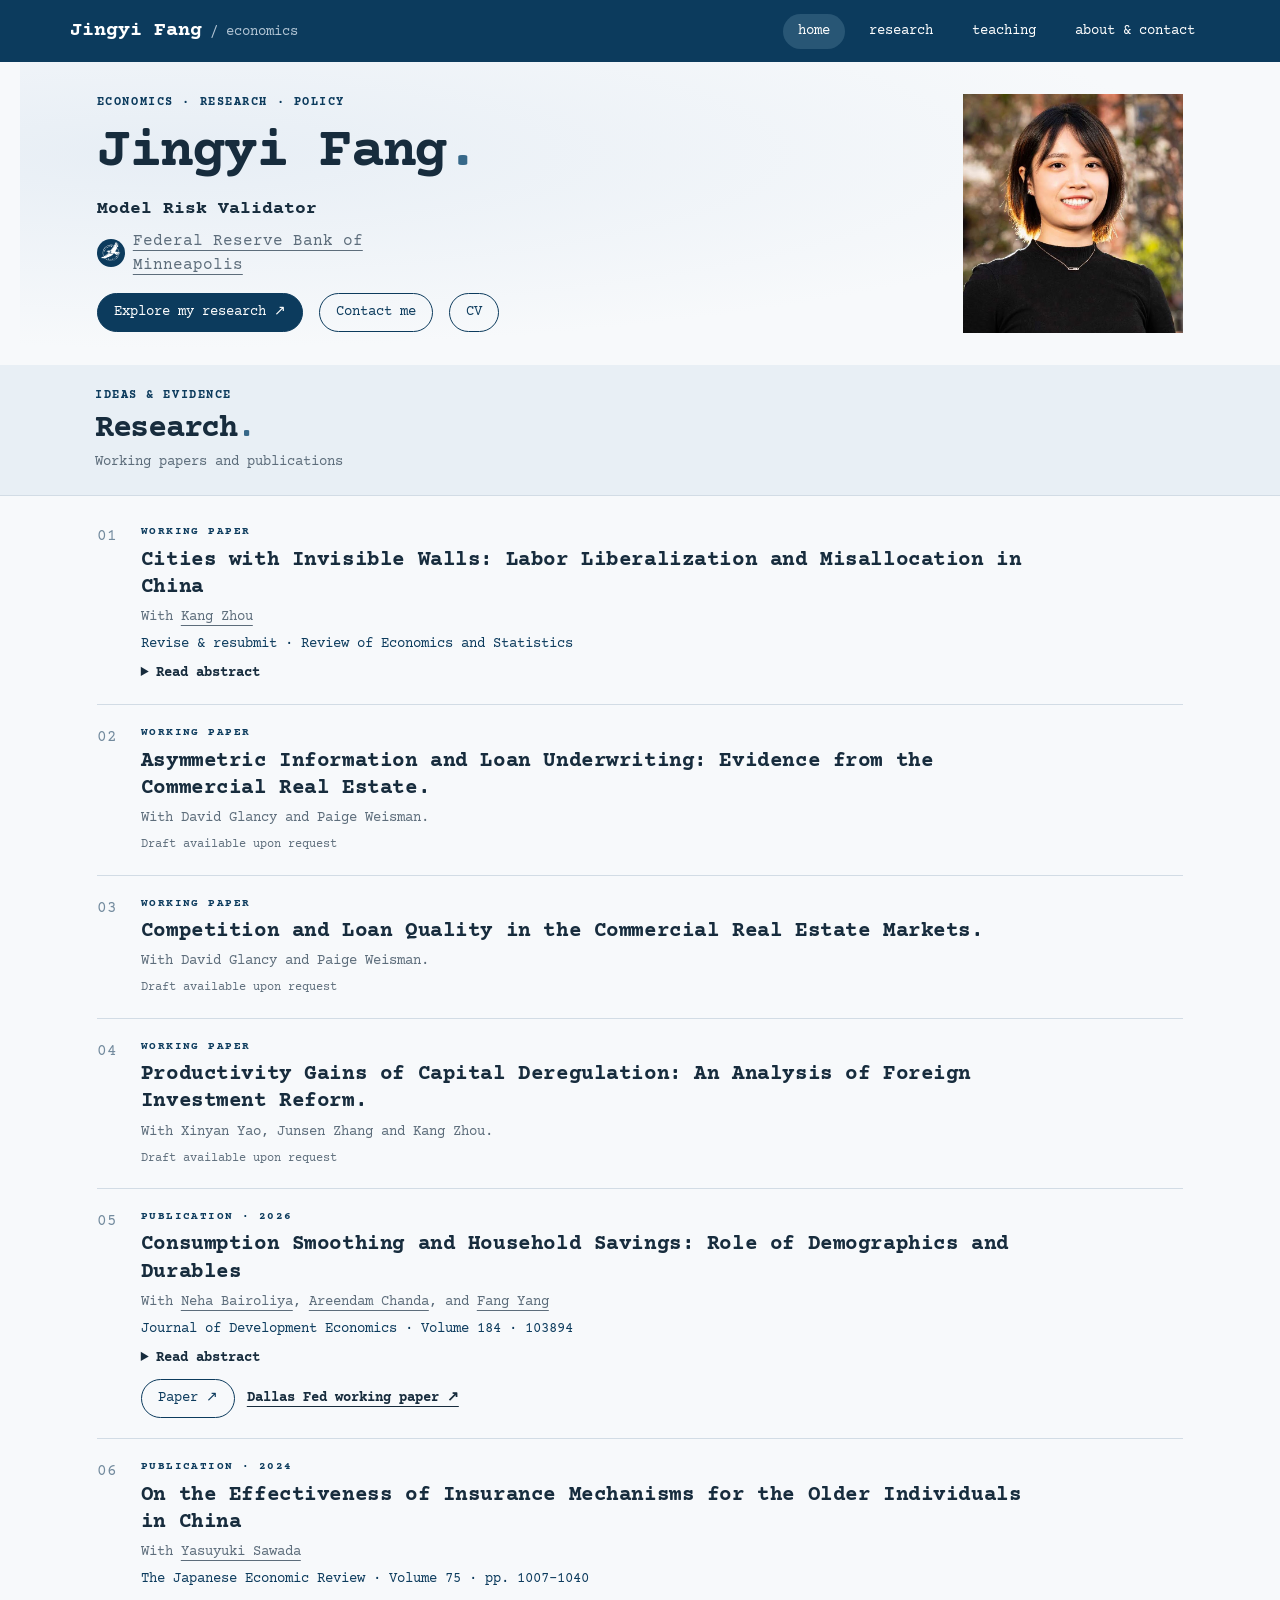
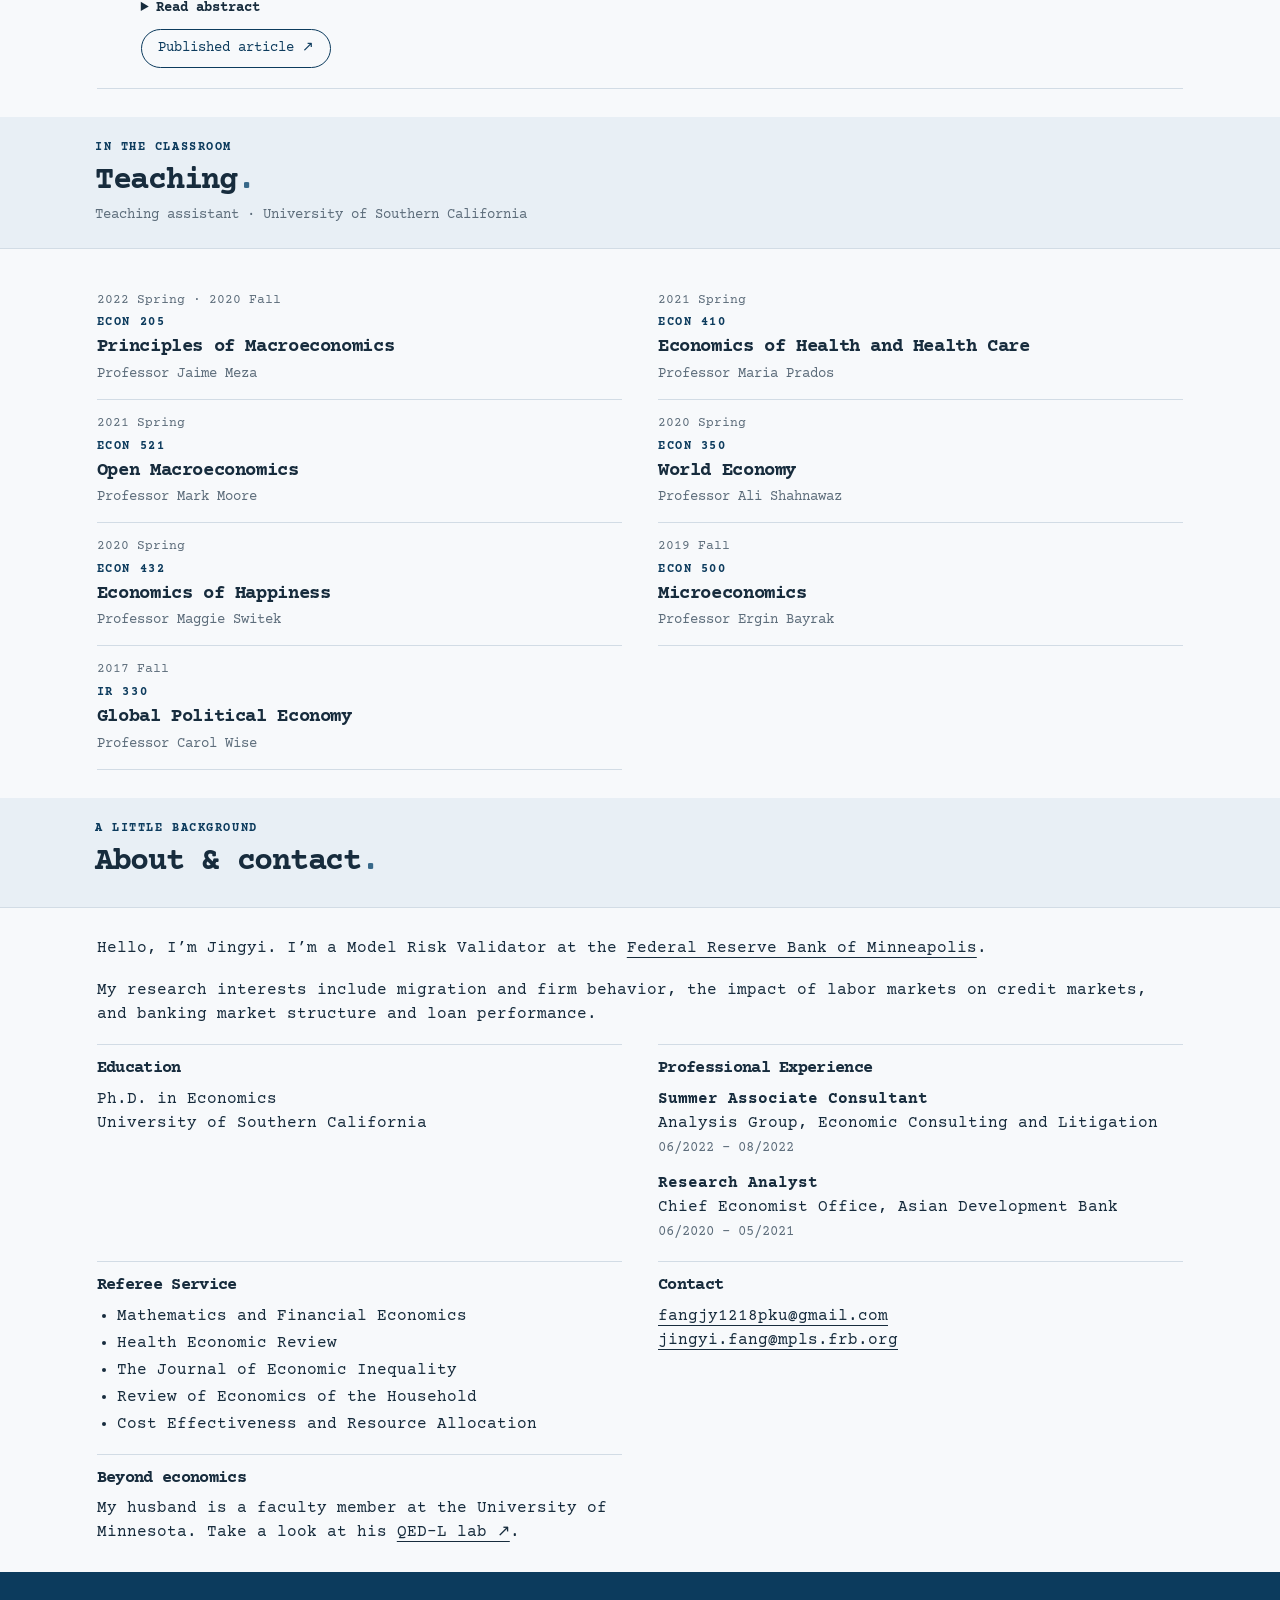
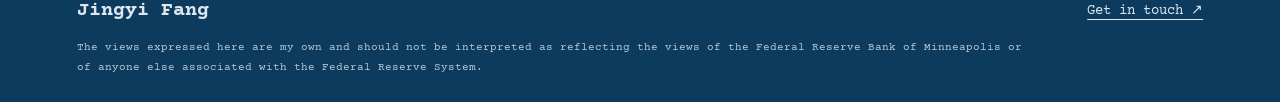
<file: index.html>
<!doctype html><html lang="en"><head><meta charset="utf-8"><meta name="viewport" content="width=device-width,initial-scale=1"><title>Jingyi Fang | Economics</title><meta name="description" content="Jingyi Fang — economist and Model Risk Validator at the Federal Reserve Bank of Minneapolis. Research, publications, and teaching."><link rel="stylesheet" href="assets/style.css"><link rel="icon" href="assets/favicon.svg" type="image/svg+xml"></head><body><a class="skip" href="#main">Skip to content</a><header><a class="brand" href="#home">Jingyi Fang<span> / economics</span></a><nav aria-label="Main navigation"><a href="#home" aria-current="location">home</a><a href="#research" >research</a><a href="#teaching" >teaching</a><a href="#about" >about & contact</a></nav><details class="mobile"><summary>menu +</summary><nav aria-label="Mobile navigation"><a href="#home" aria-current="location">home</a><a href="#research" >research</a><a href="#teaching" >teaching</a><a href="#about" >about & contact</a></nav></details></header><main id="main"><section class="hero" id="home"><div class="hero-copy"><p class="eyebrow">Economics · Research · Policy</p><h1>Jingyi <br>Fang<span class="dot">.</span></h1><p class="position">Model Risk Validator</p><p class="affiliation"><a class="institution-link" href="https://www.minneapolisfed.org/" target="_blank" rel="noopener noreferrer"><img class="fed-symbol" src="assets/minneapolis-fed-symbol.svg" alt="" width="28" height="28"><span>Federal Reserve Bank of Minneapolis</span></a></p><div class="actions"><a class="button" href="#research">Explore my research ↗</a><a class="button outline" href="mailto:fangjy1218pku@gmail.com">Contact me</a><a class="button outline" href="assets/Jingyi_Fang_CV.pdf" target="_blank" rel="noopener noreferrer" aria-label="CV (PDF, opens in a new tab)">CV</a></div></div><div class="portrait-wrap"><img src="assets/portrait.jpg" alt="Jingyi Fang" width="761" height="825"><span class="photo-caption">Jingyi Fang / Economist</span></div></section><section class="page-top" id="research"><p class="eyebrow">Ideas & evidence</p><h2>Research<span class="dot">.</span></h2><p>Working papers and publications</p></section><section class="section papers"><article id="invisible-walls" class="paper"><span class="paper-number">01</span><div><p class="eyebrow">Working paper</p><h3>Cities with Invisible Walls: Labor Liberalization and Misallocation in China</h3><p class="authors">With <a href="https://sites.google.com/view/zkhk">Kang Zhou</a></p><p class="journal">Revise & resubmit · Review of Economics and Statistics</p><details class="abstract"><summary>Read abstract</summary><p>We study the implications of migration barriers for labor misallocation by exploiting China’s hukou reform in the 2000s. The reform relaxed restrictions on rural migrant workers by granting them local hukou status. Employment increased by 26.0%, capital by 9.1%, and marginal revenue products of labor decreased by 30.2% for baseline high-productivity firms relative to low-productivity firms in treated prefectures compared with untreated ones. This suggests improved allocative efficiency as labor moved toward more productive firms. Efficiency gains were attenuated in later-reformed regions exposed to competition from early reform adopters. At the aggregate level, the reform increased productivity by 3.5% and manufacturing output by 6.48%.</p></details><div class="actions"></div></div></article><article id="loan-underwriting" class="paper"><span class="paper-number">02</span><div><p class="eyebrow">Working paper</p><h3>Asymmetric Information and Loan Underwriting: Evidence from the Commercial Real Estate.</h3><p class="authors">With David Glancy and Paige Weisman.</p><p class="draft-note">Draft available upon request</p></div></article><article id="competition-loan-quality" class="paper"><span class="paper-number">03</span><div><p class="eyebrow">Working paper</p><h3>Competition and Loan Quality in the Commercial Real Estate Markets.</h3><p class="authors">With David Glancy and Paige Weisman.</p><p class="draft-note">Draft available upon request</p></div></article><article id="capital-deregulation" class="paper"><span class="paper-number">04</span><div><p class="eyebrow">Working paper</p><h3>Productivity Gains of Capital Deregulation: An Analysis of Foreign Investment Reform.</h3><p class="authors">With Xinyan Yao, Junsen Zhang and Kang Zhou.</p><p class="draft-note">Draft available upon request</p></div></article><article id="consumption" class="paper"><span class="paper-number">05</span><div><p class="eyebrow">Publication · 2026</p><h3>Consumption Smoothing and Household Savings: Role of Demographics and Durables</h3><p class="authors">With <a href="https://www.nehabairoliya.com/">Neha Bairoliya</a>, <a href="https://faculty.lsu.edu/achanda/">Areendam Chanda</a>, and <a href="https://sites.google.com/view/fangyang/home">Fang Yang</a></p><p class="journal">Journal of Development Economics · Volume 184 · 103894</p><details class="abstract"><summary>Read abstract</summary><p>The canonical prediction of life-cycle models—that individuals smooth consumption over their lifetime—has mostly been tested in developed countries and has found little empirical support. We provide a developing-country perspective by examining life-cycle consumption, income, and savings in India. Unlike in the U.S., Indian households exhibit no growth in nondurable consumption after adjusting for family size. Saving for lumpy investments in consumer durables is a key driver of high savings rates and flat nondurable consumption over the life cycle.</p></details><div class="actions"><a class="button outline" href="https://papers.ssrn.com/sol3/papers.cfm?abstract_id=3997997">Paper ↗</a><a class="text-link" href="https://www.dallasfed.org/~/media/documents/research/papers/2025/wp2537.pdf">Dallas Fed working paper ↗</a></div></div></article><article id="insurance" class="paper"><span class="paper-number">06</span><div><p class="eyebrow">Publication · 2024</p><h3>On the Effectiveness of Insurance Mechanisms for the Older Individuals in China</h3><p class="authors">With <a href="https://sites.google.com/site/yasuyukisawadapage/main">Yasuyuki Sawada</a></p><p class="journal">The Japanese Economic Review · Volume 75 · pp. 1007–1040</p><details class="abstract"><summary>Read abstract</summary><p>Does consumption smoothing indicate efficient insurance mechanisms for older individuals? Using China Health and Retirement Longitudinal Study panel data from 2011, 2013, 2015, and 2018, we examine institutional and personal insurance channels. Conventional tests support consumption smoothing against adverse health shocks, particularly for basic food consumption. Yet the welfare costs of these shocks can be substantial, especially in rural areas. The findings suggest that stronger long-term care, pension systems, and other social safety nets can improve welfare even when consumption appears insensitive to shocks.</p></details><div class="actions"><a class="button outline" href="https://link.springer.com/article/10.1007/s42973-024-00181-6">Published article ↗</a></div></div></article></section><section class="page-top" id="teaching"><p class="eyebrow">In the classroom</p><h2>Teaching<span class="dot">.</span></h2><p>Teaching assistant · University of Southern California</p></section><section class="section"><ol class="courses"><li><div class="term">2022 Spring · 2020 Fall</div><div><p class="eyebrow">ECON 205</p><h3>Principles of Macroeconomics</h3><p>Professor Jaime Meza</p></div></li><li><div class="term">2021 Spring</div><div><p class="eyebrow">ECON 410</p><h3>Economics of Health and Health Care</h3><p>Professor Maria Prados</p></div></li><li><div class="term">2021 Spring</div><div><p class="eyebrow">ECON 521</p><h3>Open Macroeconomics</h3><p>Professor Mark Moore</p></div></li><li><div class="term">2020 Spring</div><div><p class="eyebrow">ECON 350</p><h3>World Economy</h3><p>Professor Ali Shahnawaz</p></div></li><li><div class="term">2020 Spring</div><div><p class="eyebrow">ECON 432</p><h3>Economics of Happiness</h3><p>Professor Maggie Switek</p></div></li><li><div class="term">2019 Fall</div><div><p class="eyebrow">ECON 500</p><h3>Microeconomics</h3><p>Professor Ergin Bayrak</p></div></li><li><div class="term">2017 Fall</div><div><p class="eyebrow">IR 330</p><h3>Global Political Economy</h3><p>Professor Carol Wise</p></div></li></ol></section><section class="page-top" id="about"><p class="eyebrow">A little background</p><h2>About & contact<span class="dot">.</span></h2></section><section class="section about one-page-about"><div><p style="margin-bottom:22px">Hello, I’m Jingyi. I’m a Model Risk Validator at the <a href="https://www.minneapolisfed.org/" target="_blank" rel="noopener noreferrer">Federal Reserve Bank of Minneapolis</a>.</p><p>My research interests include migration and firm behavior, the impact of labor markets on credit markets, and banking market structure and loan performance.</p><div class="info"><h3>Education</h3><p>Ph.D. in Economics<br>University of Southern California</p></div><div class="info"><h3>Professional Experience</h3><div class="experience-entry"><p><strong>Summer Associate Consultant</strong><br>Analysis Group, Economic Consulting and Litigation</p><p class="experience-dates"><time datetime="2022-06">06/2022</time> – <time datetime="2022-08">08/2022</time></p></div><div class="experience-entry"><p><strong>Research Analyst</strong><br>Chief Economist Office, Asian Development Bank</p><p class="experience-dates"><time datetime="2020-06">06/2020</time> – <time datetime="2021-05">05/2021</time></p></div></div><div class="info"><h3>Referee Service</h3><ul class="referee-list"><li>Mathematics and Financial Economics</li><li>Health Economic Review</li><li>The Journal of Economic Inequality</li><li>Review of Economics of the Household</li><li>Cost Effectiveness and Resource Allocation</li></ul></div><div class="info"><h3>Contact</h3><p><a href="mailto:fangjy1218pku@gmail.com">fangjy1218pku@gmail.com</a><br><a href="mailto:jingyi.fang@mpls.frb.org">jingyi.fang@mpls.frb.org</a></p></div><div class="info"><h3>Beyond economics</h3><p>My husband is a faculty member at the University of Minnesota. Take a look at his <a href="https://sites.google.com/view/gang-qiu/">QED-L lab ↗</a>.</p></div></div></section></main><footer><div class="foot-top"><a class="brand" href="#home">Jingyi Fang</a><a href="mailto:fangjy1218pku@gmail.com">Get in touch ↗</a></div><p>The views expressed here are my own and should not be interpreted as reflecting the views of the Federal Reserve Bank of Minneapolis or of anyone else associated with the Federal Reserve System.</p></footer><script>
const navLinks = [...document.querySelectorAll('nav a')];
const sections = [...document.querySelectorAll('#home,#research,#teaching,#about')];
function updateNav(){let active='home';for(const section of sections){if(section.getBoundingClientRect().top<=150)active=section.id;}for(const link of navLinks){if(link.hash==='#'+active)link.setAttribute('aria-current','location');else link.removeAttribute('aria-current');}}
window.addEventListener('scroll',updateNav,{passive:true});window.addEventListener('resize',updateNav);updateNav();
for(const link of navLinks)link.addEventListener('click',()=>{document.querySelector('.mobile').open=false;});
</script></body></html>
</file>
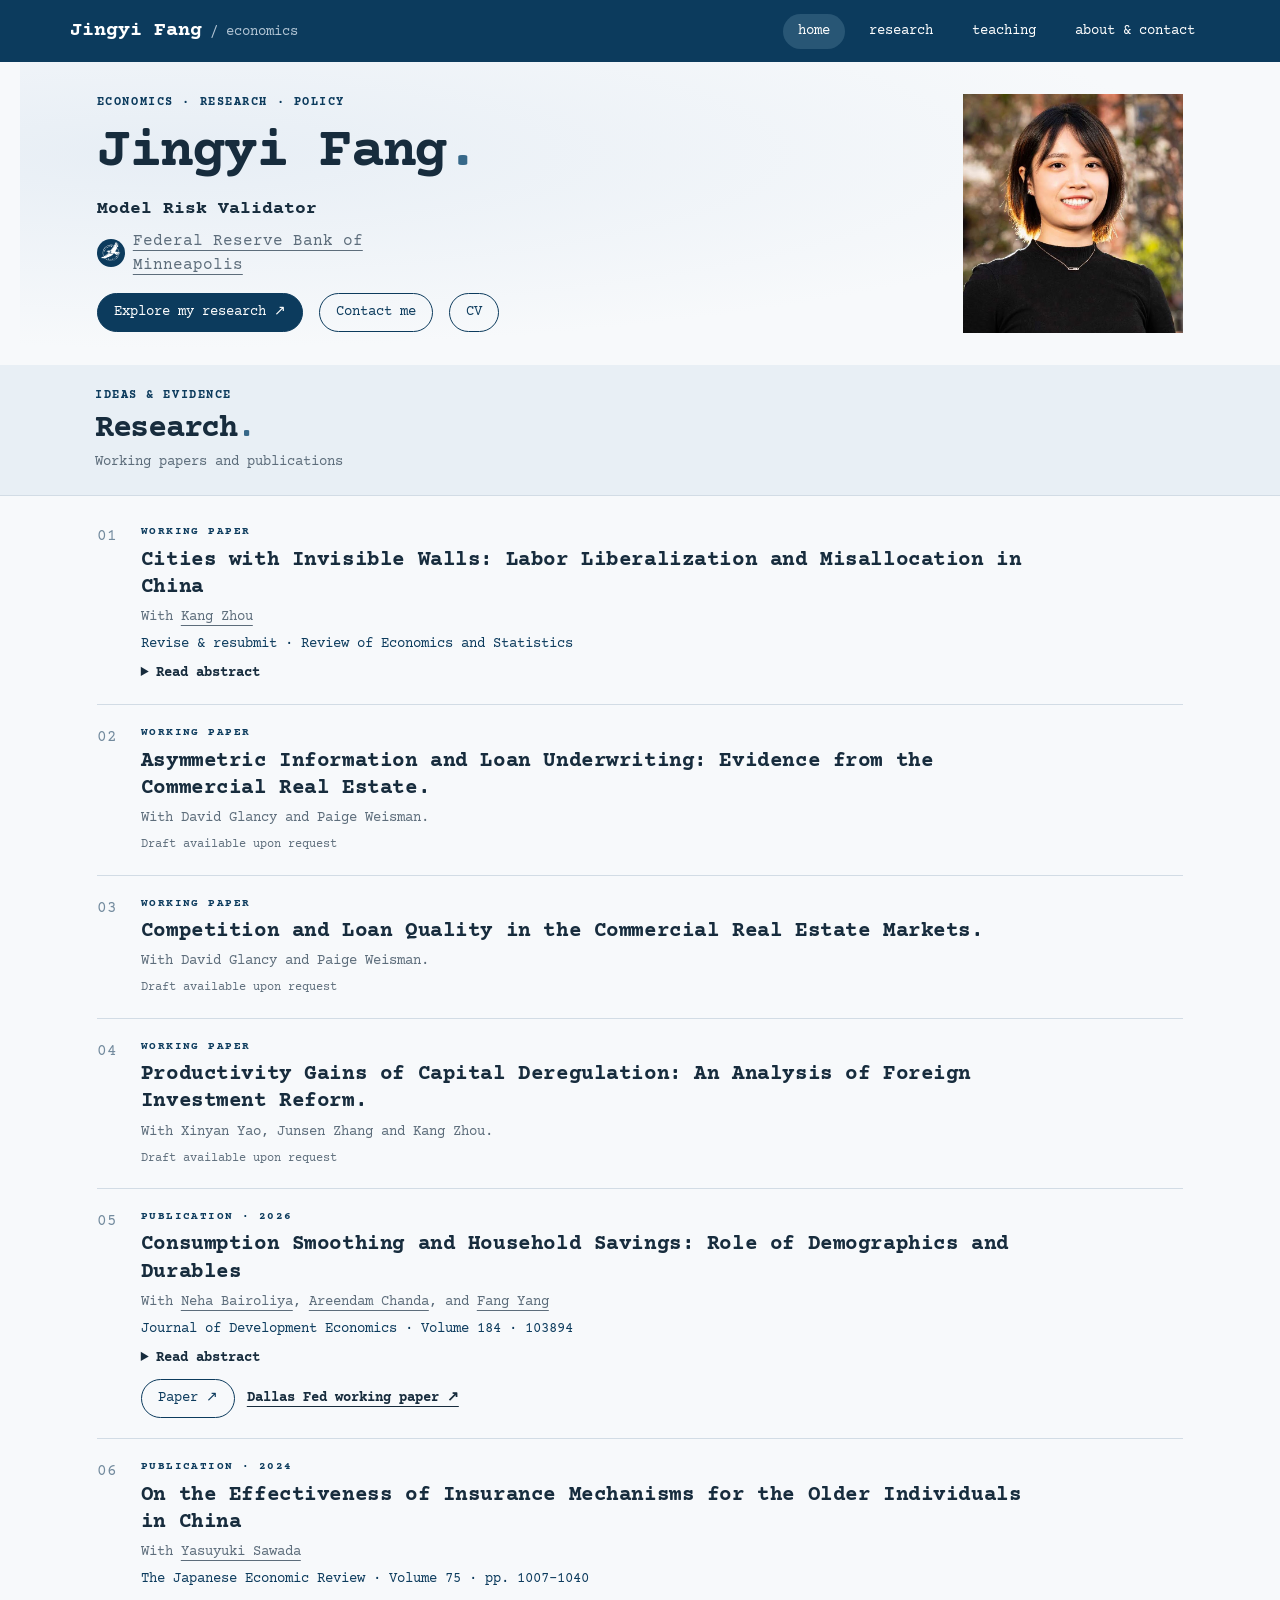
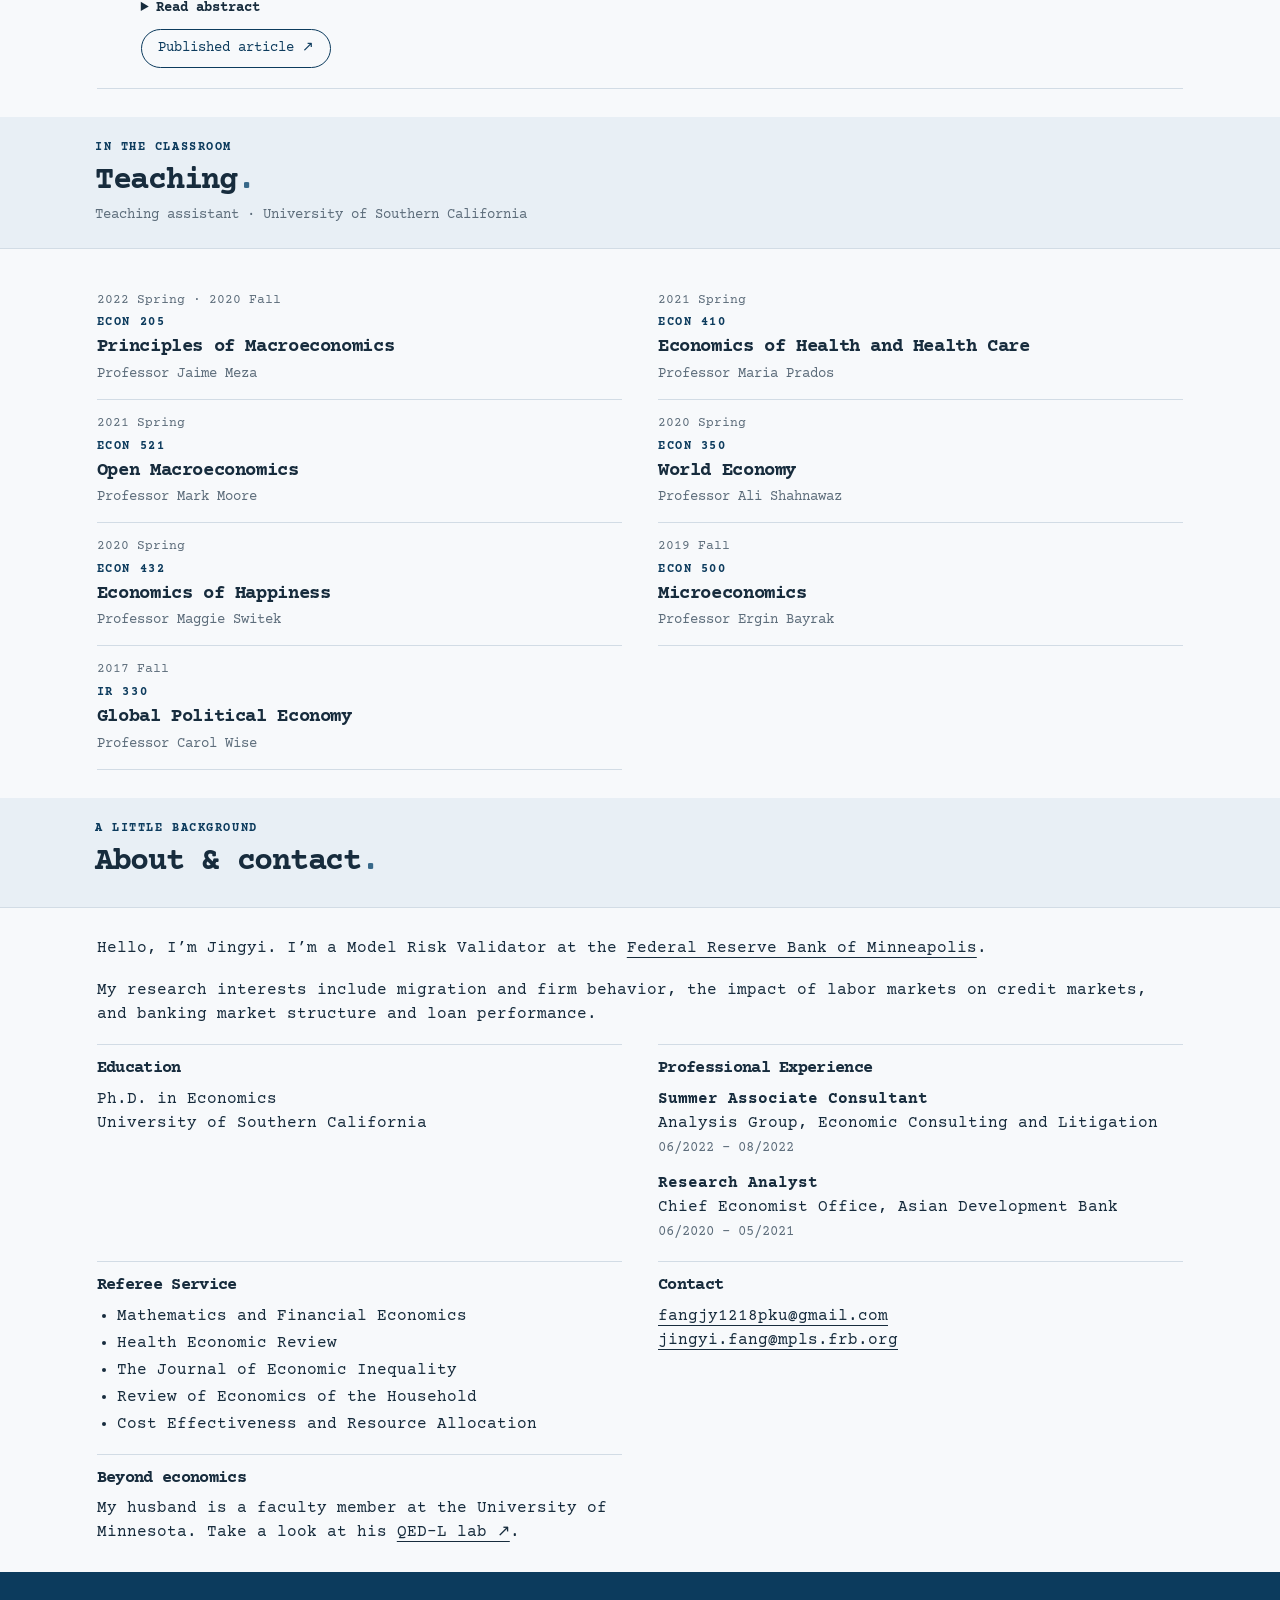
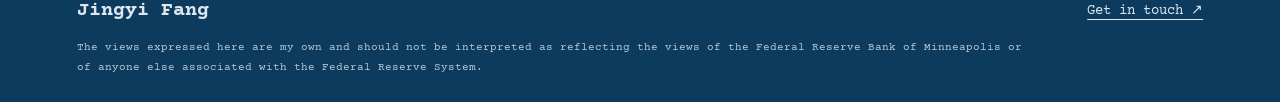
<file: about.html>
<!doctype html><html lang="en"><head><meta charset="utf-8"><meta name="viewport" content="width=device-width,initial-scale=1"><meta http-equiv="refresh" content="0;url=index.html#about"><title>Jingyi Fang</title></head><body><a href="index.html#about">Continue to about</a><script>location.replace('index.html'+(location.hash||'#about'));</script></body></html>
</file>
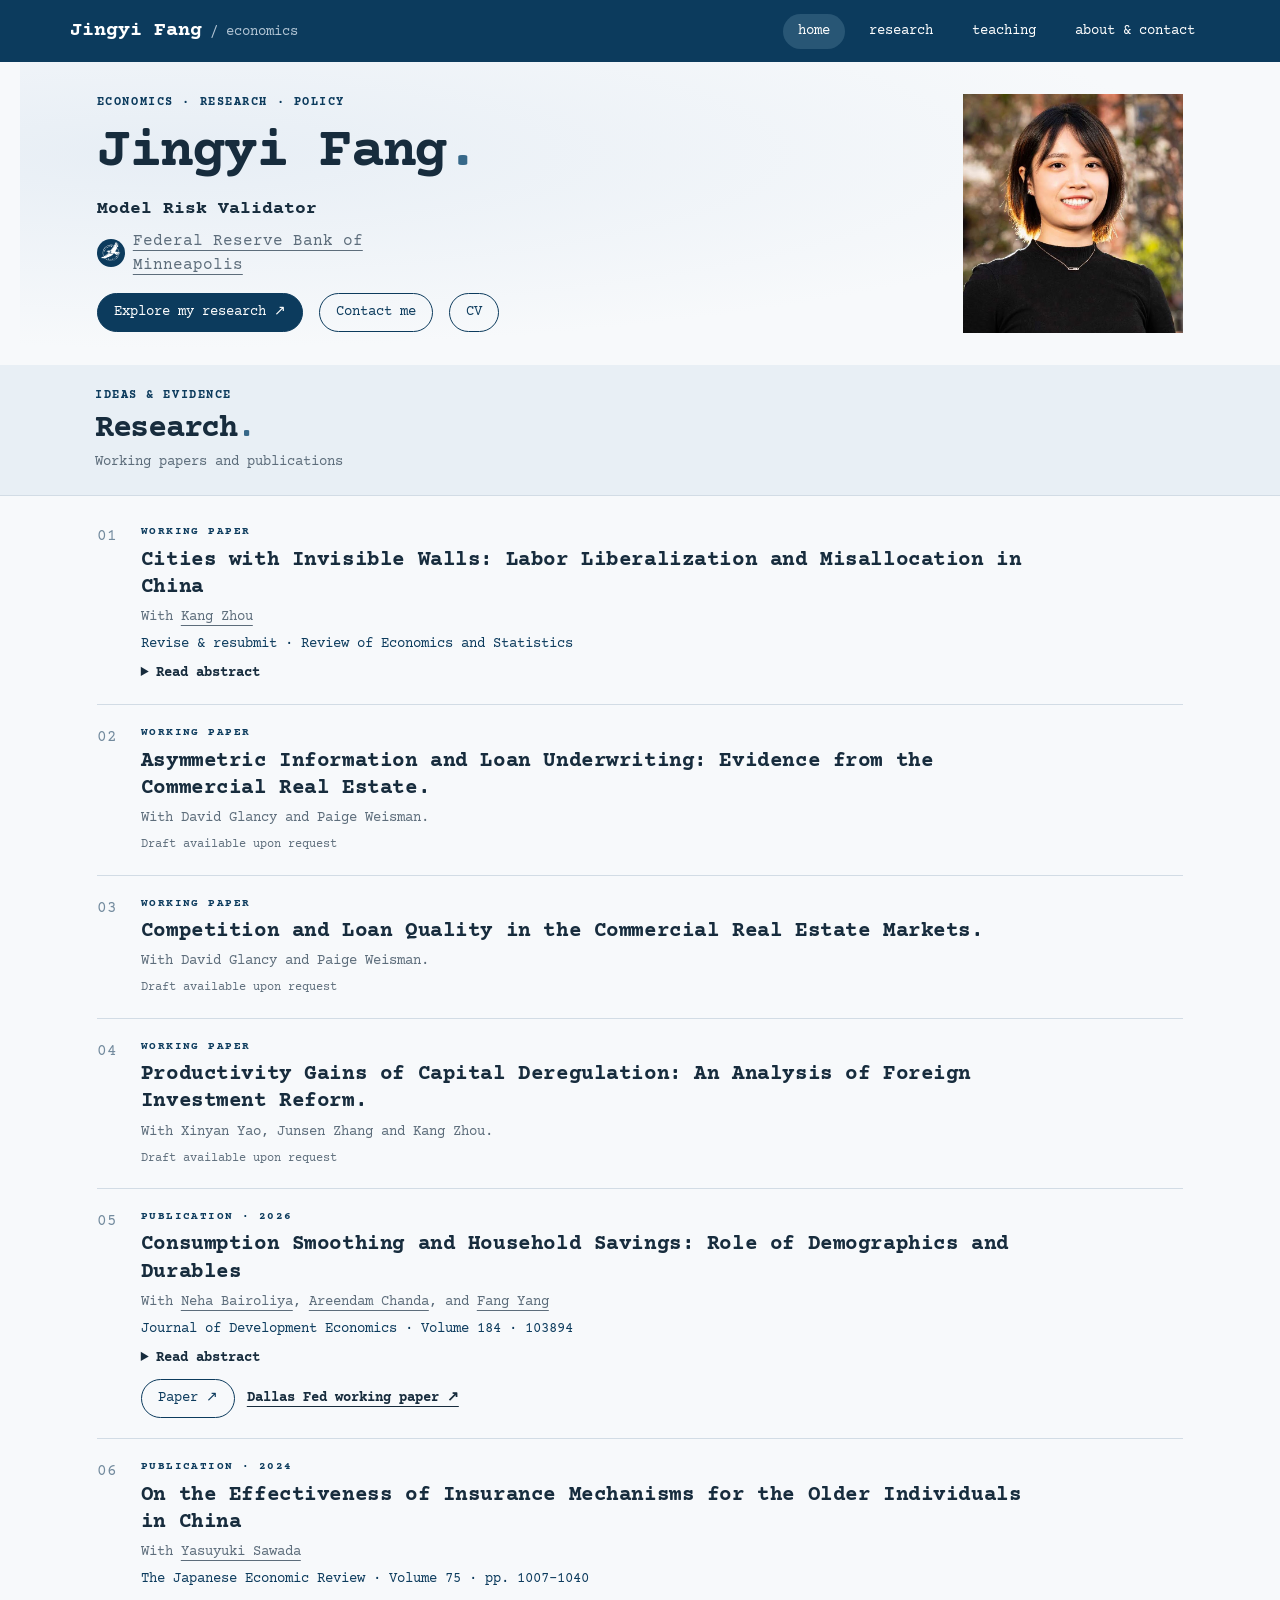
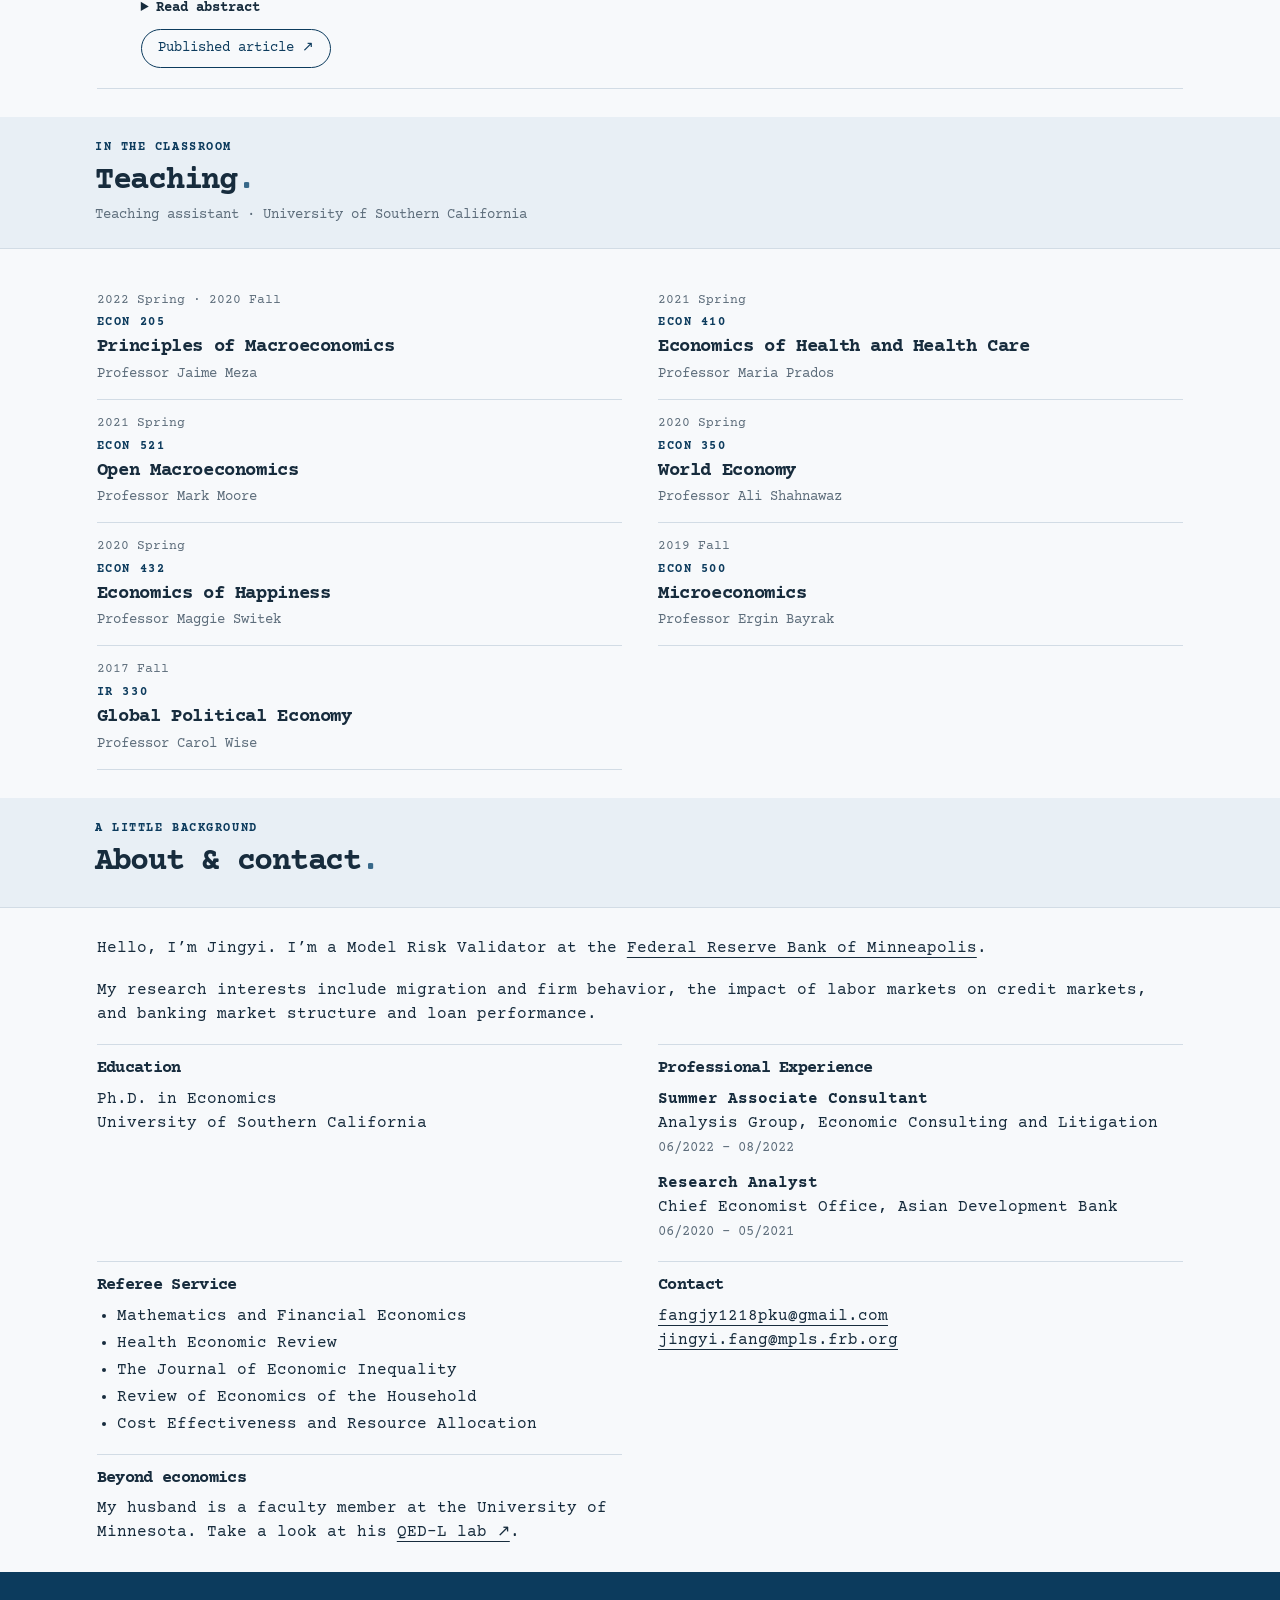
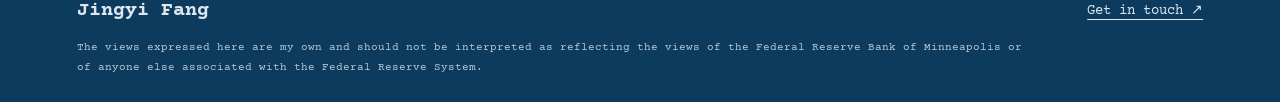
<file: research.html>
<!doctype html><html lang="en"><head><meta charset="utf-8"><meta name="viewport" content="width=device-width,initial-scale=1"><meta http-equiv="refresh" content="0;url=index.html#research"><title>Jingyi Fang</title></head><body><a href="index.html#research">Continue to research</a><script>location.replace('index.html'+(location.hash||'#research'));</script></body></html>
</file>
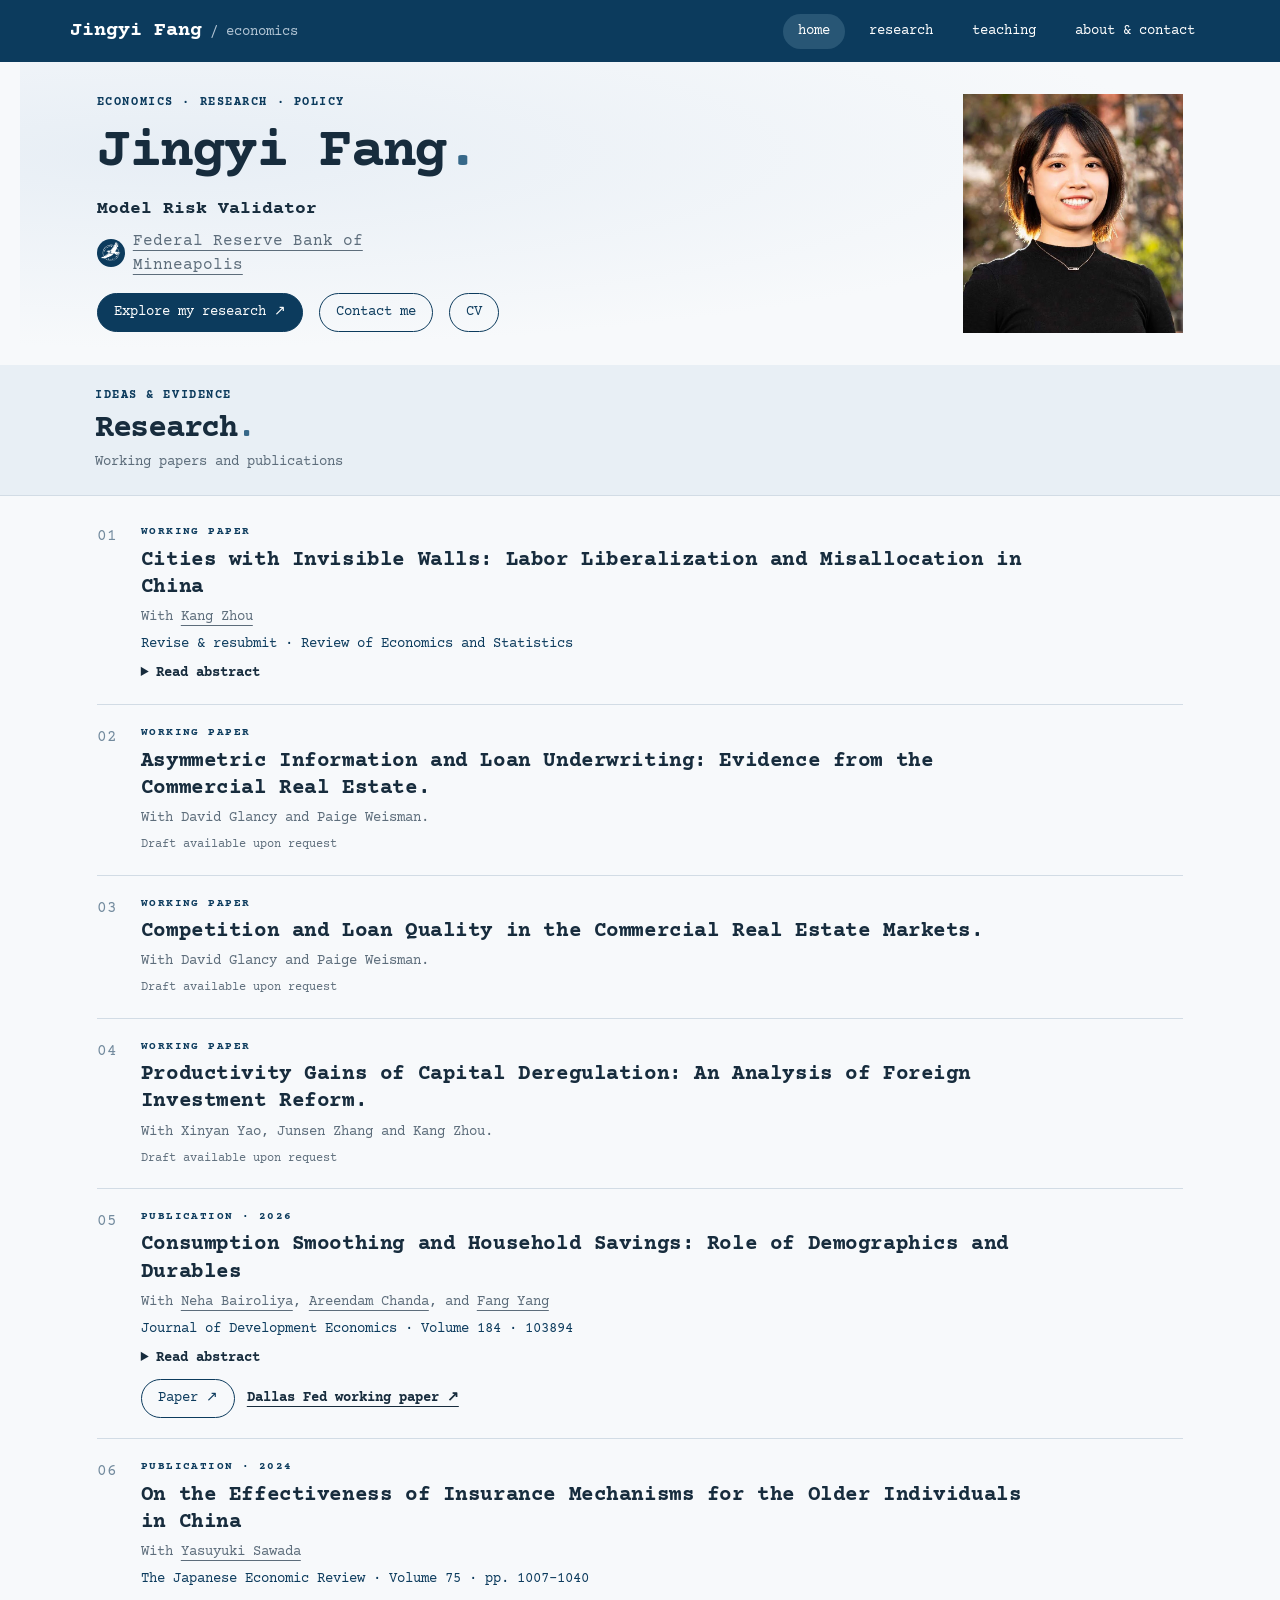
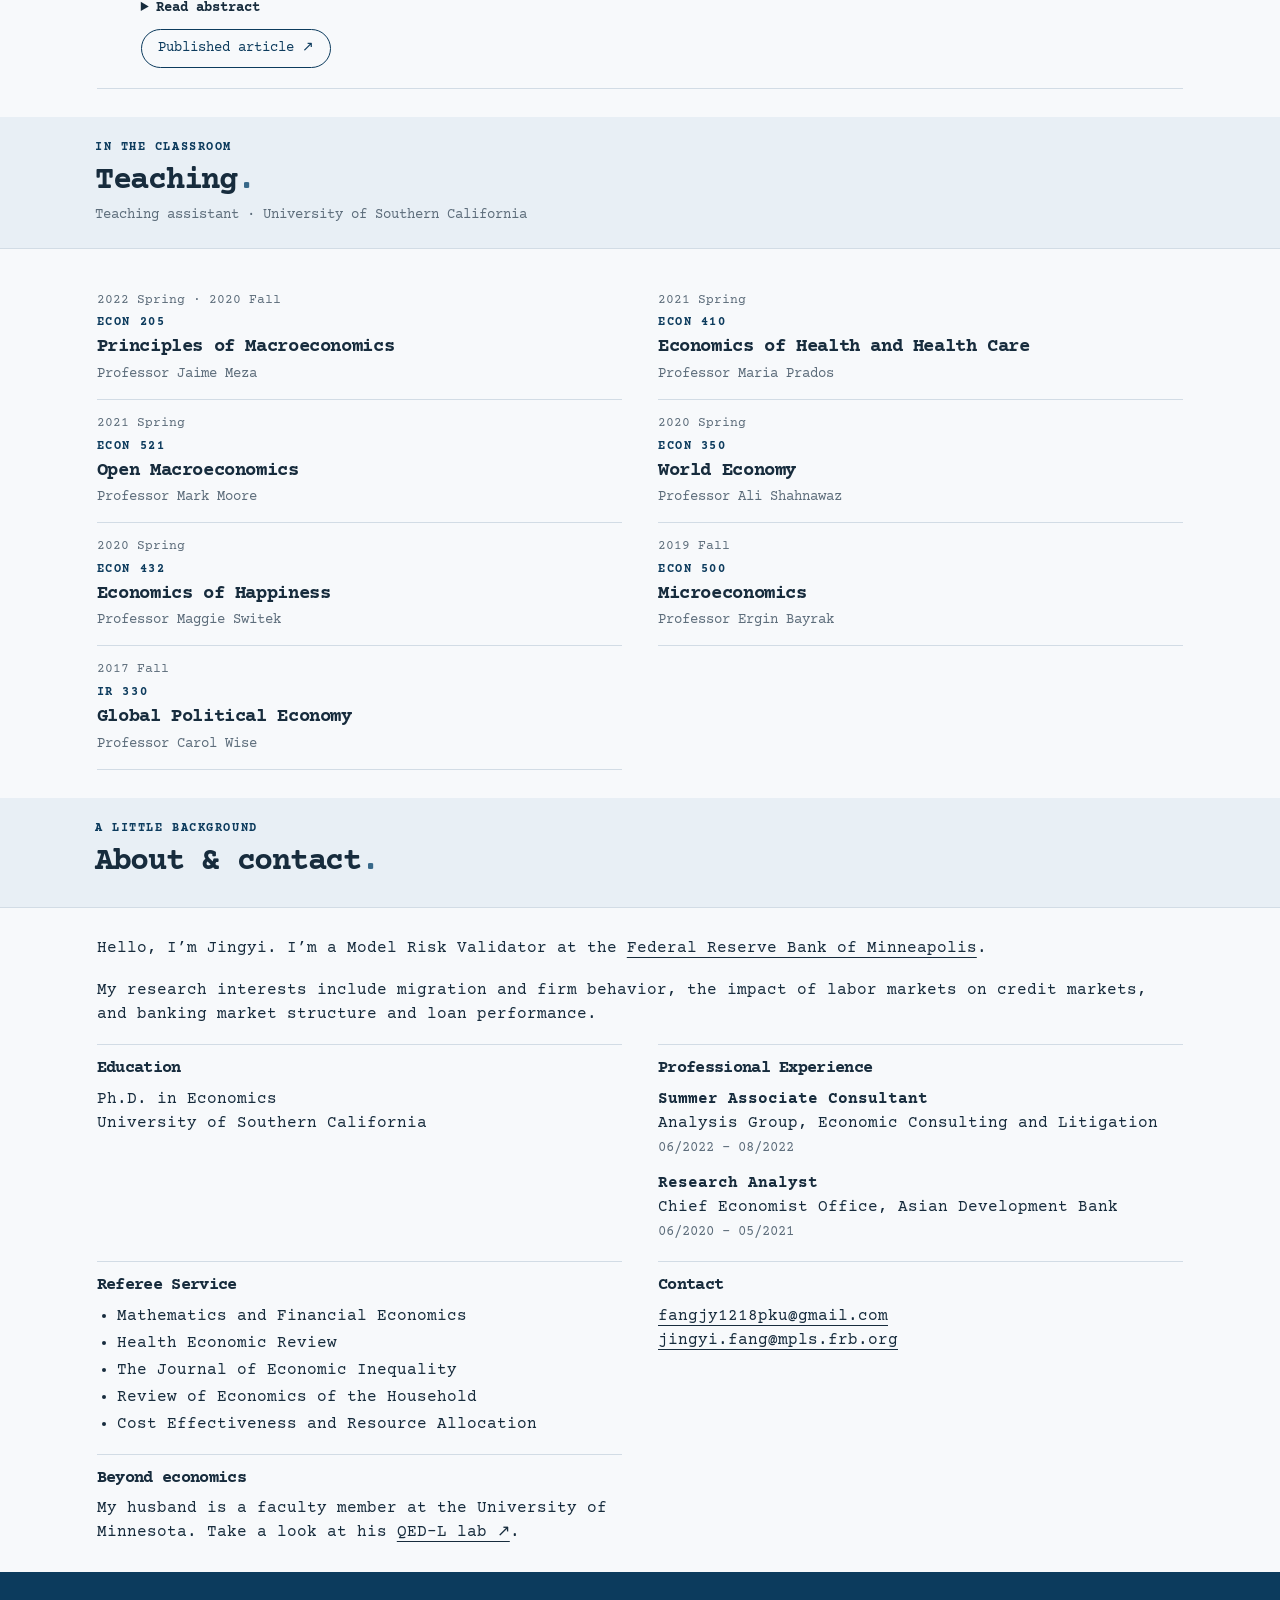
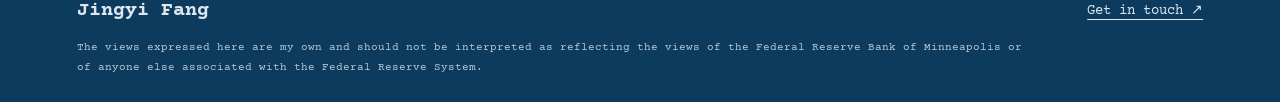
<file: teaching.html>
<!doctype html><html lang="en"><head><meta charset="utf-8"><meta name="viewport" content="width=device-width,initial-scale=1"><meta http-equiv="refresh" content="0;url=index.html#teaching"><title>Jingyi Fang</title></head><body><a href="index.html#teaching">Continue to teaching</a><script>location.replace('index.html'+(location.hash||'#teaching'));</script></body></html>
</file>
<file: assets/style.css>
@import url('https://fonts.googleapis.com/css2?family=Courier+Prime:wght@400;700&display=swap');
:root{--ink:#172c3d;--teal:#0c3b5d;--paper:#f7f9fb;--line:#d2dce5;--muted:#5d6d7b}*{box-sizing:border-box}html{scroll-behavior:smooth;scroll-padding-top:100px}body{margin:0;background:var(--paper);color:var(--ink);font-family:'Courier Prime','Courier New',monospace;font-size:16px;line-height:1.65}a{color:inherit;text-underline-offset:5px}a:hover{color:#8b4150}header{height:82px;padding:0 5.5%;background:#0c3b5d;color:#fff;display:flex;justify-content:space-between;align-items:center;position:sticky;top:0;z-index:9}.brand{font-weight:700;font-size:20px;text-decoration:none}.brand span{color:#b1c4d4;font-size:14px;font-weight:400}nav{display:flex;gap:9px}nav a{padding:7px 15px;text-decoration:none;font-size:14px;border-radius:25px}nav a[aria-current],nav a:hover{background:#285675;color:white}.mobile{display:none}.skip{position:absolute;top:-60px}.skip:focus{top:0;background:white;padding:10px;z-index:30}h1,h2,h3,p{margin:0}h1,h2,h3{line-height:1.15;letter-spacing:-.04em}h1{font-size:clamp(55px,7.5vw,112px)}h2{font-size:36px}h3{font-size:26px}.dot{color:#376889}.eyebrow{text-transform:uppercase;letter-spacing:.13em;font-size:12px;color:var(--teal);margin-bottom:24px;font-weight:700}.hero{max-width:1440px;margin:auto;min-height:660px;display:grid;grid-template-columns:1.15fr 1fr;align-items:center;padding:65px 8%;gap:8%;background:radial-gradient(ellipse at 12% 30%,#e7eef5,transparent 65%)}.hero h1{margin-bottom:28px}.position{font-size:20px;font-weight:700}.affiliation{max-width:340px;margin-top:6px;color:var(--muted)}.actions{display:flex;gap:16px;flex-wrap:wrap;align-items:center;margin-top:29px}.button{display:inline-block;background:var(--teal);color:white;border:1px solid var(--teal);padding:11px 21px;border-radius:30px;text-decoration:none;font-size:14px}.button:hover{background:#082b45;color:#fff}.outline{background:transparent;color:var(--teal)}.portrait-wrap{position:relative;padding:0 20px 22px 0}.portrait-wrap:after{content:'';position:absolute;inset:22px 0 0 22px;background:#d6e2ec;z-index:0;border-radius:180px 180px 4px 4px}.portrait-wrap img{position:relative;z-index:1;width:100%;height:460px;object-fit:cover;object-position:center 28%;border-radius:180px 180px 4px 4px;filter:saturate(.8)}.photo-caption{position:absolute;bottom:-16px;left:0;font-size:11px;letter-spacing:.12em;text-transform:uppercase;color:var(--muted)}.section{max-width:1240px;margin:auto;padding:80px 6%}.intro{display:grid;grid-template-columns:1fr 1.2fr;gap:80px;border-top:1px solid var(--line)}.large{font-size:20px;line-height:1.6;margin-bottom:20px}.intro p:not(.eyebrow){margin-bottom:22px}.text-link{font-size:14px;font-weight:700}.selected{padding-top:40px}.section-head{display:flex;justify-content:space-between;align-items:end;margin-bottom:35px}.section-head .eyebrow{margin-bottom:12px}.featured{display:block;position:relative;padding:32px 70px 32px 0;border-top:1px solid var(--line);text-decoration:none}.featured:last-child{border-bottom:1px solid var(--line)}.featured:hover h3{text-decoration:underline;text-underline-offset:6px}.index{color:var(--muted);font-size:12px;display:block;margin-bottom:15px}.featured h3{max-width:850px;margin-bottom:14px}.featured p{font-size:14px;color:var(--muted);margin-bottom:12px}.status{font-size:12px;color:var(--teal)}.arrow{position:absolute;right:10px;top:70px;font-size:32px}.page-top{background:#e8eff5;padding:70px max(6%,calc((100vw - 1090px)/2));border-bottom:1px solid var(--line)}.page-top h1{font-size:clamp(40px,5.5vw,72px);margin-bottom:18px}.page-top>p:last-child{color:var(--muted)}.paper{display:grid;grid-template-columns:50px 1fr;gap:24px;padding:0 0 48px;margin-bottom:48px;border-bottom:1px solid var(--line);scroll-margin-top:110px}.paper-number{color:#738b9e;font-size:22px}.paper h2{font-size:30px;max-width:890px}.paper .eyebrow{margin-bottom:16px}.authors{margin-top:18px;color:var(--muted);font-size:14px}.journal{font-size:14px;color:var(--teal);margin-top:16px}.abstract{margin-top:25px;max-width:860px}.abstract summary{cursor:pointer;font-size:14px;font-weight:700;width:fit-content}.abstract p{margin-top:20px;color:#425567}.paper .actions:empty{display:none}.courses{list-style:none;padding:0;margin:0}.courses li{display:grid;grid-template-columns:260px 1fr;gap:25px;padding:30px 0;border-bottom:1px solid var(--line)}.term{font-size:13px;color:var(--muted);padding-top:5px}.courses h2{font-size:25px}.courses .eyebrow{margin-bottom:8px}.courses p:last-child{margin-top:13px;color:var(--muted);font-size:14px}.about{display:grid;grid-template-columns:.8fr 1.2fr;gap:75px;align-items:start}.about>img{width:100%;height:auto;border-radius:4px}.about .large{margin-top:22px}.info{margin-top:30px;padding-top:24px;border-top:1px solid var(--line)}.info h3{font-size:18px;margin-bottom:12px}.info a{overflow-wrap:anywhere}footer{background:#0c3b5d;color:#dce7ef;padding:40px 8%}.foot-top{display:flex;justify-content:space-between;align-items:center;margin-bottom:24px}.foot-top>a:last-child{font-size:14px}footer>p{max-width:950px;color:#b4c7d6;font-size:11px;line-height:1.8}:focus-visible{outline:3px solid #a45b53;outline-offset:5px}@media(min-width:1500px){.hero{min-height:720px}}@media(max-width:850px){header{height:72px}.brand span{display:none}nav{gap:0}nav a{padding:7px 10px}.hero{padding:50px 6%;gap:7%;min-height:560px}.portrait-wrap img{height:370px}.intro{gap:35px}.about{gap:35px}.courses li{grid-template-columns:190px 1fr}}@media(max-width:620px){header>nav{display:none}.mobile{display:block;position:relative}.mobile summary{cursor:pointer;list-style:none;font-size:14px;border:1px solid #6c8da5;border-radius:30px;padding:5px 14px}.mobile nav{position:absolute;right:0;top:43px;width:190px;background:#0c3b5d;padding:12px;display:flex;flex-direction:column;border-radius:8px}.hero{grid-template-columns:1fr;padding:45px 7% 55px;gap:40px}.hero h1{font-size:76px;line-height:.98}.hero h1 br{display:none}.hero .eyebrow{font-size:10px}.hero-copy{order:0}.portrait-wrap{max-width:340px;width:100%;margin:auto}.portrait-wrap img{height:345px}.position{font-size:18px}.actions{gap:10px}.button{font-size:12px;padding:10px 15px}.section{padding:50px 7%}.intro,.about{grid-template-columns:1fr;gap:28px}h2{font-size:29px}.large{font-size:18px}.section-head{align-items:start;gap:16px}.section-head .text-link{margin-top:28px;white-space:nowrap;font-size:12px}.featured{padding-right:25px}.featured h3{font-size:23px}.arrow{right:0;font-size:22px}.page-top{padding:45px 7%}.page-top h1{font-size:43px}.paper{grid-template-columns:1fr;gap:12px}.paper-number{font-size:14px}.paper h2{font-size:26px}.courses li{grid-template-columns:1fr;gap:10px}.about>img{max-width:290px}footer{padding:32px 7%}.foot-top .brand{font-size:18px}.foot-top>a:last-child{font-size:12px}}
.hero-copy,.portrait-wrap,.intro>div,.about>div{min-width:0}@media(max-width:620px){.hero h1 br{display:initial}.hero h1{font-size:68px}.affiliation{overflow-wrap:break-word}.hero{overflow:hidden}}

/* Single-page section layout */
.page-top h2{font-size:clamp(40px,5.5vw,72px);margin-bottom:18px}.paper h3{font-size:30px;max-width:890px}.courses h3{font-size:25px}.one-page-about{display:block;max-width:1000px}.one-page-about>div{max-width:760px}.one-page-about>div>h3{font-size:36px}.one-page-about .info h3{font-size:18px}.page-top{scroll-margin-top:0}#home{scroll-margin-top:0}@media(max-width:620px){.page-top h2{font-size:43px}.paper h3{font-size:26px}.one-page-about>div>h3{font-size:29px}}@media(prefers-reduced-motion:reduce){html{scroll-behavior:auto}}
/* Plain, uncropped portrait */
.portrait-wrap{padding:0;background:none;box-shadow:none;border-radius:0}
.portrait-wrap::after{display:none}
.portrait-wrap img{width:100%;height:auto;aspect-ratio:auto;border-radius:0;box-shadow:none;filter:none}
.photo-caption{display:none}


.one-page-about .about-role{font-size:14px;line-height:1.6;font-weight:400;margin:0 0 22px;color:var(--muted)}

.draft-note{margin-top:16px;font-size:12px;line-height:1.6;color:var(--muted)}

.experience-entry+.experience-entry{margin-top:24px}.experience-dates{font-size:14px;color:var(--muted);margin-top:5px}

.referee-list{margin:0;padding-left:1.25em}.referee-list li+li{margin-top:6px}

.affiliation{max-width:none}.institution-link{display:inline-flex;align-items:center;gap:8px}.fed-symbol{display:block;width:28px;height:28px;flex:0 0 28px;background:#0c3b5d;border-radius:50%;padding:2px}.institution-link span{max-width:340px}

/* Compact academic layout */
html{scroll-padding-top:80px}
body{line-height:1.5}
header{height:62px}
.hero{min-height:0;max-width:1240px;grid-template-columns:minmax(0,1fr) 220px;padding:32px 6%;gap:40px}
.hero h1{font-size:56px;line-height:1.1;margin-bottom:12px}
.hero h1 br{display:none}
.hero .eyebrow{margin-bottom:10px}
.hero .position{font-size:18px}
.hero .actions{margin-top:16px}
.portrait-wrap{width:100%;max-width:220px;margin:0;justify-self:end}
.portrait-wrap img{display:block}
.page-top{padding:22px max(6%,calc((100vw - 1090px)/2))}
.page-top .eyebrow{margin-bottom:6px}
.page-top h2{font-size:32px;margin-bottom:5px}
.page-top>p:last-child{font-size:14px}
.section{padding:28px 6%}
.paper{grid-template-columns:30px minmax(0,1fr);gap:14px;padding-bottom:20px;margin-bottom:20px;scroll-margin-top:80px}
.paper:last-child{margin-bottom:0}
.paper-number{font-size:16px}
.paper .eyebrow{margin-bottom:6px;font-size:11px}
.paper h3{font-size:21px;line-height:1.3;letter-spacing:-.02em}
.authors,.journal,.draft-note{margin-top:6px}
.abstract{margin-top:8px}
.abstract p{margin-top:10px}
.paper .actions{margin-top:10px;gap:12px}
.button{padding:8px 16px}
.courses{display:grid;grid-template-columns:repeat(2,minmax(0,1fr));column-gap:36px}
.courses li{grid-template-columns:1fr;gap:4px;padding:14px 0;align-content:start}
.courses .term{padding-top:0}
.courses .eyebrow{margin-bottom:3px}
.courses h3{font-size:19px;line-height:1.3;letter-spacing:-.02em}
.courses p:last-child{margin-top:4px}
.one-page-about{max-width:1240px}
.one-page-about>div{max-width:none;display:grid;grid-template-columns:repeat(2,minmax(0,1fr));column-gap:36px;row-gap:18px}
.one-page-about>div>p{grid-column:1/-1}
.one-page-about>div>p:first-child{margin-bottom:0!important}
.info{margin-top:0;padding-top:14px}
.info h3,.one-page-about .info h3{font-size:17px;margin-bottom:8px}
.experience-entry+.experience-entry{margin-top:12px}
.experience-dates{margin-top:3px}
.referee-list li+li{margin-top:3px}
footer{padding:24px 6%}
.foot-top{margin-bottom:12px}
@media(max-width:850px){
.hero{grid-template-columns:minmax(0,1fr) 180px;gap:24px}
.hero h1{font-size:48px}
.courses,.one-page-about>div{column-gap:24px}
}
@media(max-width:620px){
header{height:60px}
.hero{padding:24px 6%;grid-template-columns:minmax(0,1fr) 100px;gap:16px;align-items:start}
.hero h1{font-size:38px;line-height:1.1}
.hero h1 br{display:none}
.hero .position{font-size:16px}
.hero .affiliation{font-size:14px}
.hero .eyebrow{font-size:10px}
.hero .actions{gap:8px}
.portrait-wrap{max-width:100px}
.page-top{padding:20px 6%}
.page-top h2{font-size:28px}
.section{padding:24px 6%}
.paper{grid-template-columns:22px minmax(0,1fr);gap:10px;padding-bottom:18px;margin-bottom:18px}
.paper h3{font-size:19px}
.courses,.one-page-about>div{grid-template-columns:1fr}
.courses li{padding:12px 0}
.one-page-about>div{row-gap:16px}
.institution-link{align-items:flex-start}
}
</file>
